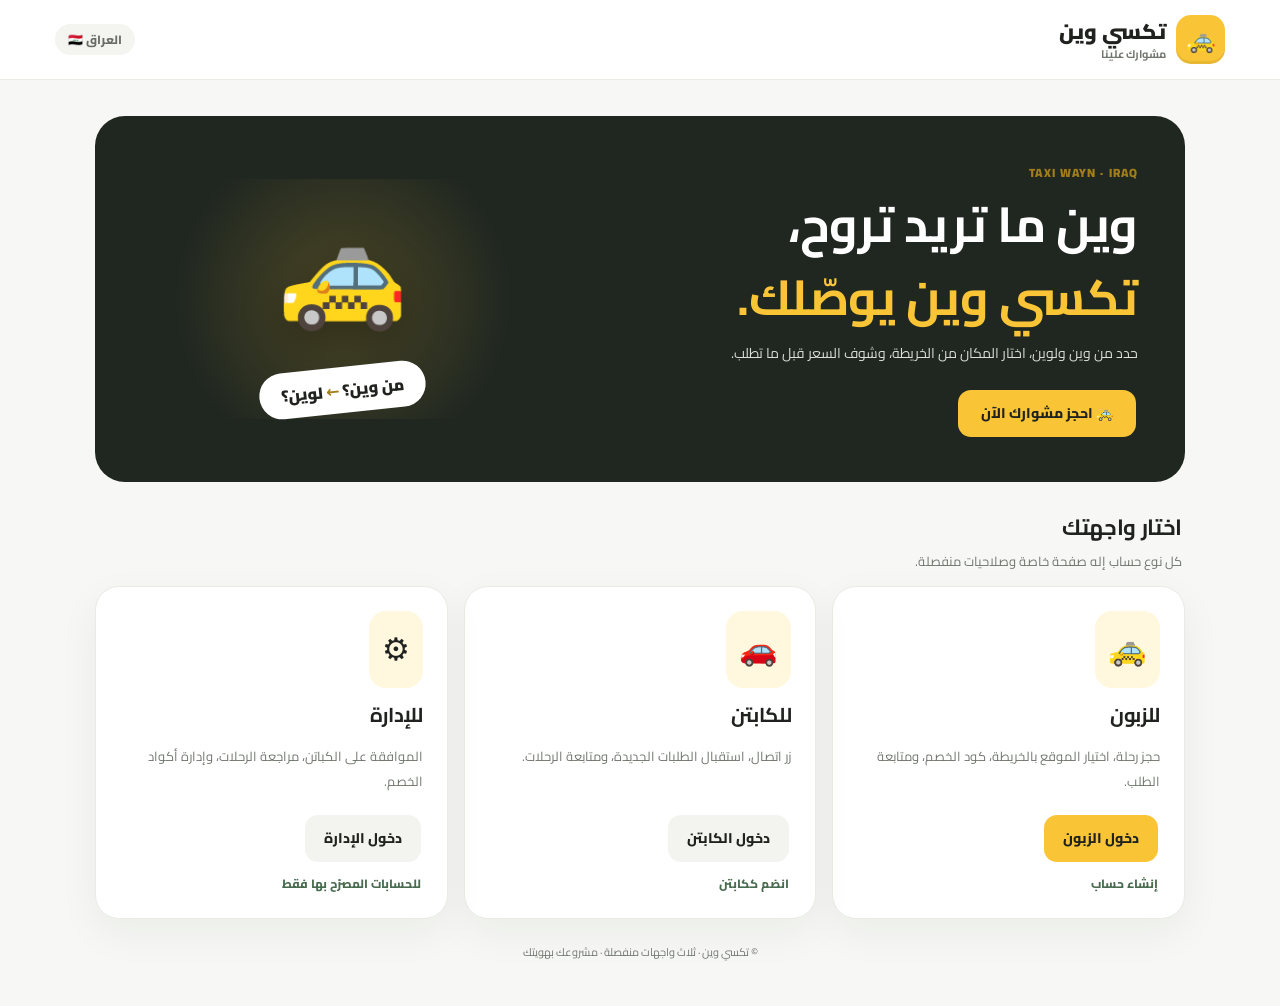
<file: index.html>
<!doctype html><html lang="ar" dir="rtl"><head><meta charset="utf-8"><meta name="viewport" content="width=device-width,initial-scale=1"><meta name="theme-color" content="#f9c536"><title>تكسي وين | كل مشوار إله طريق</title><meta name="description" content="تكسي وين، خدمة حجز التكسي في العراق للزبائن والكباتن."><link rel="stylesheet" href="style.css"></head>
<body class="home-page"><header><a href="index.html" class="brand"><span class="brand-mark">🚕</span><span class="brand-copy"><b>تكسي وين</b><small>مشوارك علينا</small></span></a><span class="header-label">العراق 🇮🇶</span></header><main class="page-wrap home-wrap">
<section class="home-hero"><div><span class="eyebrow">TAXI WAYN · IRAQ</span><h1>وين ما تريد تروح،<br><span>تكسي وين يوصّلك.</span></h1><p>حدد من وين ولوين، اختار المكان من الخريطة، وشوف السعر قبل ما تطلب.</p><a class="btn accent home-primary" href="customer-login.html">🚕 احجز مشوارك الآن</a></div><div class="hero-symbol" aria-hidden="true"><span>🚕</span><div>من وين؟ <b>←</b> لوين؟</div></div></section>
<section class="portals-heading"><h2>اختار واجهتك</h2><p>كل نوع حساب إله صفحة خاصة وصلاحيات منفصلة.</p></section>
<section class="portal-grid" aria-label="روابط الواجهات">
<article class="portal-card"><span class="portal-icon">🚕</span><h3>للزبون</h3><p>حجز رحلة، اختيار الموقع بالخريطة، كود الخصم، ومتابعة الطلب.</p><a class="btn accent" href="customer-login.html">دخول الزبون</a><a class="small-link" href="customer-login.html?mode=register">إنشاء حساب</a></article>
<article class="portal-card"><span class="portal-icon">🚗</span><h3>للكابتن</h3><p>زر اتصال، استقبال الطلبات الجديدة، ومتابعة الرحلات.</p><a class="btn secondary" href="driver-login.html">دخول الكابتن</a><a class="small-link" href="driver-login.html?mode=register">انضم ككابتن</a></article>
<article class="portal-card"><span class="portal-icon">⚙️</span><h3>للإدارة</h3><p>الموافقة على الكباتن، مراجعة الرحلات، وإدارة أكواد الخصم.</p><a class="btn secondary" href="admin-login.html">دخول الإدارة</a><span class="small-link muted">للحسابات المصرّح بها فقط</span></article>
</section><footer class="site-footer">© تكسي وين · ثلاث واجهات منفصلة · مشروعك بهويتك</footer></main></body></html>
</file>
<file: style.css>
@import url('https://fonts.googleapis.com/css2?family=Cairo:wght@400;500;600;700;800;900&display=swap');
:root{--ink:#20221f;--muted:#71766f;--yellow:#f9c536;--yellow-dark:#eab729;--bg:#f7f8f5;--line:#e9ebe5;--green:#13875a;--red:#ca4545;--white:#fff;--radius:23px;--shadow:0 14px 42px rgba(26,32,24,.055)}
*{box-sizing:border-box}html{scroll-behavior:smooth}body{margin:0;background:var(--bg);color:var(--ink);font-family:Cairo,Tahoma,system-ui,Arial,sans-serif;line-height:1.65}body[hidden]{display:none!important}button,input,select{font:inherit}button{cursor:pointer;transition:background .2s,transform .2s,box-shadow .2s}button:active{transform:scale(.985)}button:disabled{opacity:.5;cursor:not-allowed;transform:none!important}a{color:inherit}p{margin:7px 0}h1,h2,h3{line-height:1.45;letter-spacing:-.35px}h1{margin:0;font-size:25px}h2{margin:0 0 12px;font-size:22px}h3{margin:0 0 8px}
header{position:relative;background:#fff;border-bottom:1px solid var(--line);padding:15px max(20px,calc((100% - 1170px)/2));display:flex;align-items:center;justify-content:space-between;flex-wrap:wrap;gap:12px}header .brand{display:flex;align-items:center;gap:10px;text-decoration:none}.brand-mark{display:grid;place-items:center;width:49px;height:49px;border-radius:15px;background:var(--yellow);font-size:24px;box-shadow:inset 0 -3px #0001}.brand-copy{display:flex;flex-direction:column;line-height:1.4}.brand-copy b{font-size:21px;font-weight:900}.brand-copy small{font-size:11px;font-weight:700;color:var(--muted)}.header-label{background:#f4f5f1;border-radius:30px;padding:6px 13px;font-weight:800;font-size:12px;color:#696d66}#userbar{display:flex;align-items:center;gap:10px;font-weight:700;font-size:13px}#userbar button{margin:0;padding:8px 13px;border-radius:12px;background:#f3f3ef;color:var(--ink);font-size:13px}
main{max-width:1000px;margin:auto;padding:25px 20px 45px}.panel{background:white;border:1px solid var(--line);border-radius:var(--radius);padding:22px;margin:15px 0;box-shadow:var(--shadow)}button,.btn{display:inline-flex;justify-content:center;align-items:center;gap:6px;background:var(--ink);color:white;border:0;border-radius:13px;padding:12px 19px;font-size:14px;font-weight:800;text-decoration:none;margin:3px 2px}button.secondary,.btn.secondary{background:#f3f4f0;color:var(--ink)}button.outline{background:#fff;border:1px solid #dfe3da;color:var(--ink)}button.accent,.btn.accent{background:var(--yellow);color:var(--ink)}button.accent:hover{background:var(--yellow-dark)}.full-btn{width:100%;margin:0;padding:15px 20px;font-size:16px}input,select{padding:12px 13px;width:100%;border:1.5px solid #e5e8e1;border-radius:13px;background:#fff;color:var(--ink);min-width:0;outline:none}input:focus,select:focus{border-color:#dfb02b;box-shadow:0 0 0 3px #f9c5362c}label{display:block;font-weight:800;margin-top:10px}small,.hint,.muted{color:var(--muted)}.err{color:#bd3535;font-weight:700}.ok{color:var(--green);font-weight:700}.fare{background:#fff7dd;border-radius:16px;padding:16px;font-weight:800;font-size:18px;margin:12px 0}.badge,.pill{display:inline-flex;align-items:center;gap:5px;border-radius:20px;padding:4px 10px;background:#eee;font-size:12px;font-weight:800}.badge.new{background:#fff1c8;color:#8b670d}.badge.ok{background:#daf4e8;color:#19774e}.badge.bad{background:#ffebeb;color:#ad3737}.row{border-bottom:1px solid var(--line);padding:12px 0}.row:last-child{border:0}.cards{display:grid;grid-template-columns:repeat(auto-fit,minmax(210px,1fr));gap:12px}.card{border:1px solid var(--line);border-radius:17px;padding:17px;background:#fff}.card h3{font-size:19px}nav{margin-top:23px}nav a{padding:8px;font-weight:700;font-size:13px;color:var(--muted)}
/* Passenger / captain dashboard */
.page-wrap{max-width:1190px;padding-top:28px}.page-intro{display:flex;justify-content:space-between;gap:10px;align-items:end;margin-bottom:21px}.eyebrow{font-size:12px;letter-spacing:1.1px;font-weight:900;color:#a17e1a;display:inline-block;margin-bottom:5px}.page-intro h1{font-size:clamp(25px,3vw,35px);font-weight:900;margin:0}.page-intro p{color:var(--muted);font-size:14px;margin-top:4px}.intro-chip{padding:10px 14px;border-radius:40px;border:1px solid var(--line);background:white;font-size:12px;font-weight:800;white-space:nowrap}.customer-grid{display:grid;grid-template-columns:minmax(330px,.87fr) minmax(0,1.13fr);gap:17px;align-items:start}.booking-card,.map-card,.trip-card,.availability-card{padding:23px;margin:0 0 17px}.panel-heading{display:flex;justify-content:space-between;align-items:center;gap:7px;margin-bottom:12px}.panel-heading h2{font-size:19px;margin:0;font-weight:900}.section-step{font-size:12px;font-weight:900;display:grid;place-items:center;min-width:29px;height:29px;background:#fff2c9;border-radius:10px}.route-form{position:relative}.route-form:before{content:'';position:absolute;right:12px;top:52px;height:111px;border-right:2px dashed #deded7;z-index:0}.location-field{position:relative;margin:0 0 12px}.location-label{display:flex;gap:9px;align-items:center;font-size:12px;font-weight:900;margin-bottom:6px}.location-dot{display:inline-block;width:13px;height:13px;border-radius:50%;background:var(--green);border:3px solid #d5f5e6;box-shadow:0 0 0 1px #56bd8f}.location-dot.dest{background:var(--ink);border-color:#dfe1dc;box-shadow:0 0 0 1px #5f655e}.location-actions{display:flex;gap:7px;align-items:stretch}.location-actions input{flex:1;height:47px;background:#f9faf8;border-color:#e8ebe5}.location-actions input::placeholder{color:#9aa098}.mini-btn{white-space:nowrap;padding:8px 12px!important;margin:0!important;font-size:12px!important;border-radius:12px!important}.field-helper{margin:4px 0 0;font-size:11px;color:#8a8d86;min-height:17px}.map-pick-active .location-actions input{border-color:var(--yellow-dark);background:#fffbec}.search-results{margin:6px 0 0;padding:0;list-style:none;display:grid;gap:4px}.search-results li button{width:100%;background:#fff;text-align:right;justify-content:flex-start;white-space:normal;border:1px solid var(--line);color:var(--ink);font-size:12px;font-weight:600;margin:0;padding:9px 10px}.location-tools{display:flex;flex-wrap:wrap;gap:7px;margin:12px 0 0}.location-tools button{margin:0;background:#f5f6f2;color:#353b34;border:1px solid #eaede7;font-size:12px;padding:9px 11px}.location-tools button:focus-visible,.mini-btn:focus-visible{outline:3px solid #f9c536}
.map-card{overflow:hidden}.map-card .panel-heading{margin-bottom:14px}#map{height:495px;border-radius:17px;z-index:0;background:#e8ede7}#map .leaflet-control-attribution{font-size:9px}.map-hint{display:flex;align-items:center;gap:8px;color:#777c75;font-size:12px;margin:11px 0 0}.map-status{font-size:12px;font-weight:800;background:#f2f8f3;color:#326a4b;border-radius:11px;padding:9px 11px;margin-top:10px}.map-pin-pick{height:22px;width:22px;border-radius:50%;border:5px solid #fff;background:#159767;box-shadow:0 0 0 3px #159767,0 4px 10px #0003}.map-pin-dest{display:grid;place-items:center;height:34px;width:34px;border-radius:12px;border:3px solid white;background:#252923;color:#fff;box-shadow:0 5px 12px #0005;font-size:19px}
.discount-wrap{padding:15px;background:#f9faf7;border:1px solid #eef0eb;border-radius:17px;margin:17px 0}.discount-wrap h3{margin:0 0 9px;font-size:14px;font-weight:900}.discount-inline{display:flex;gap:7px}.discount-inline input{background:#fff}.discount-inline button{margin:0}.discount-note{font-size:11px;margin-top:8px;min-height:18px;color:var(--muted)}.fare-summary{padding:13px 0;border-top:1px dashed #dfe2db;border-bottom:1px dashed #dfe2db;margin:14px 0}.fare-line{display:flex;justify-content:space-between;gap:15px;padding:5px 0;font-size:13px}.fare-line span{color:var(--muted)}.fare-line strong{font-weight:900}.fare-line.total{font-size:19px;align-items:center;padding-top:10px}.fare-line.total span{font-weight:800;color:var(--ink)}.fare-line.total strong{color:#1c7651}.notice{font-size:12px;font-weight:800;min-height:19px;margin:9px 0 0}.trips-section{margin-top:20px}.trip-row{background:#fff;border:1px solid var(--line);border-radius:14px;padding:13px;margin:9px 0}.trip-top{display:flex;justify-content:space-between;align-items:center;gap:8px}.trip-meta{font-size:12px;color:var(--muted);margin-top:7px}.trip-row button{margin-top:10px}.empty-state{background:#f8f9f6;padding:22px 13px;border-radius:15px;text-align:center;color:#8a8f87;font-size:13px;font-weight:700}
.captain-grid{display:grid;grid-template-columns:1fr 1fr;gap:17px}.availability-card{grid-column:1/-1;padding:24px}.availability-top{display:flex;justify-content:space-between;align-items:center;gap:20px;flex-wrap:wrap}.availability-info h2{margin:0 0 7px}.presence-line{display:flex;gap:9px;align-items:center;font-size:14px;font-weight:800}.presence-dot{display:inline-block;width:11px;height:11px;border-radius:50%;background:#aeb3aa;box-shadow:0 0 0 5px #eef0ec}.presence-dot.online{background:#25a56b;box-shadow:0 0 0 5px #e0f7ea}.presence-button{min-width:220px;font-size:15px;margin:0;padding:13px 20px;background:#202a23}.presence-button.online{background:#fff0ef;color:#ae3939}.presence-explainer{margin-top:17px;border-radius:13px;padding:13px 16px;background:#f8f9f6;color:#7a7d77;font-size:13px}.captain-grid .panel{margin:0}.captain-grid .panel-heading h2{font-size:17px}.captain-ride{border:1px solid #e8ebe5;border-radius:17px;padding:15px;margin:11px 0;background:#fff}.captain-ride .trip-top{font-size:13px}.captain-ride .ride-details{font-size:12px;line-height:2;color:#5e635d;margin-top:8px}.captain-ride a{display:inline-flex;text-decoration:none;font-size:12px;margin:8px 10px 0 0;font-weight:800;color:#2c6856}.captain-ride button{margin:8px 0 0;font-size:12px}.admin-fields{display:grid;grid-template-columns:repeat(auto-fit,minmax(155px,1fr));gap:10px;align-items:end}.admin-fields label{margin:0}.admin-fields button{margin-bottom:0}.admin-note{font-size:12px;color:var(--muted)}.promo-row{display:flex;align-items:center;justify-content:space-between;gap:10px;flex-wrap:wrap}.promo-row button{font-size:12px;padding:7px 10px}
@media(max-width:850px){.customer-grid{grid-template-columns:1fr}.customer-grid>.booking-card{order:1}.customer-grid>.map-card{order:2}.customer-grid>.trips-section{order:3}.captain-grid{grid-template-columns:1fr}.availability-card{grid-column:1}.page-wrap{padding:19px 13px 36px}#map{height:420px}}@media(max-width:530px){header{padding:11px 15px}.brand-mark{width:42px;height:42px;font-size:22px}.brand-copy b{font-size:19px}.header-label{display:none}#userbar{font-size:11px;gap:5px}#userbar span{max-width:95px;overflow:hidden;text-overflow:ellipsis;white-space:nowrap}#userbar button{font-size:11px;padding:6px 9px}.page-intro{margin-bottom:13px}.page-intro h1{font-size:25px}.intro-chip{display:none}.booking-card,.map-card,.trip-card,.availability-card{padding:17px;border-radius:20px}.location-actions input{font-size:12px;padding:10px}.mini-btn{font-size:11px!important;padding:8px 9px!important}#map{height:345px}.discount-inline input{font-size:13px}.presence-button{width:100%;min-width:0}.availability-top{align-items:stretch}.panel{padding:17px}}
/* Dedicated portals and updated home/login/admin layout */
.home-wrap{max-width:1130px}.home-hero{min-height:335px;display:grid;grid-template-columns:1fr .7fr;gap:20px;align-items:center;background:#202721;border-radius:30px;padding:42px 47px;color:white;overflow:hidden;margin-top:8px}.home-hero h1{font-size:clamp(31px,4.6vw,49px);line-height:1.5}.home-hero h1 span{color:var(--yellow)}.home-hero p{font-size:14px;color:#dadfd7;max-width:450px}.home-primary{padding:12px 23px;margin-top:18px!important}.hero-symbol{height:240px;display:flex;justify-content:center;align-items:center;flex-direction:column;gap:10px;background:radial-gradient(circle,#f9c53635,transparent 72%)}.hero-symbol span{font-size:105px;filter:drop-shadow(0 12px 20px #0005)}.hero-symbol div{background:#fff;color:var(--ink);padding:10px 22px;border-radius:25px;font-weight:900;transform:rotate(-6deg)}.hero-symbol b{color:#a17e1a}.portals-heading{margin:30px 3px 14px}.portals-heading h2{margin:0 0 3px}.portals-heading p{color:var(--muted);font-size:13px}.portal-grid{display:grid;grid-template-columns:repeat(3,1fr);gap:16px}.portal-card{background:white;border:1px solid var(--line);border-radius:24px;padding:24px;display:flex;align-items:flex-start;flex-direction:column;box-shadow:var(--shadow)}.portal-icon{font-size:31px;background:#fff7de;padding:13px;border-radius:17px}.portal-card h3{font-size:20px;margin-top:12px}.portal-card p{font-size:13px;color:var(--muted);flex:1;line-height:1.9}.portal-card .btn{margin-top:14px}.small-link{font-size:12px;font-weight:800;color:#496b50;margin:9px 2px 0;text-decoration:none}.site-footer{margin-top:24px;text-align:center;font-size:11px;color:var(--muted)}
.login-page-main{max-width:490px;padding-top:38px}.login-card{padding:30px}.login-hero{text-align:center;margin-bottom:20px}.login-icon{display:grid;place-items:center;border-radius:19px;background:#fff4cb;width:67px;height:67px;font-size:32px;margin:0 auto 12px}.login-hero h1{font-size:23px}.login-hero p{font-size:13px;color:var(--muted)}.login-form label{font-size:13px;margin-top:12px}.login-form input{display:block;margin-top:7px}.login-form button{margin-top:19px}.login-switch{text-align:center;margin-top:17px;font-size:13px;font-weight:800}.login-switch a{color:#746021}
.stats-grid{display:grid;grid-template-columns:repeat(auto-fit,minmax(125px,1fr));gap:11px}.stat-box{display:flex;flex-direction:column;background:#f8f9f6;padding:14px;border:1px solid var(--line);border-radius:15px}.stat-box strong{font-size:26px}.stat-box span{font-size:12px;color:var(--muted);font-weight:800}.driver-admin-row{display:flex;gap:7px;align-items:center;flex-wrap:wrap}.driver-admin-row>div{flex:1;min-width:185px}
@media(max-width:800px){.home-hero{padding:29px;grid-template-columns:1fr .45fr}.hero-symbol span{font-size:70px}.portal-grid{grid-template-columns:1fr 1fr}}
@media(max-width:600px){.home-hero{grid-template-columns:1fr;padding:29px 22px}.hero-symbol{display:none}.portal-grid{grid-template-columns:1fr}.portal-card{padding:19px}.portal-card p{margin:5px 0}.login-card{padding:23px}}
</file>
